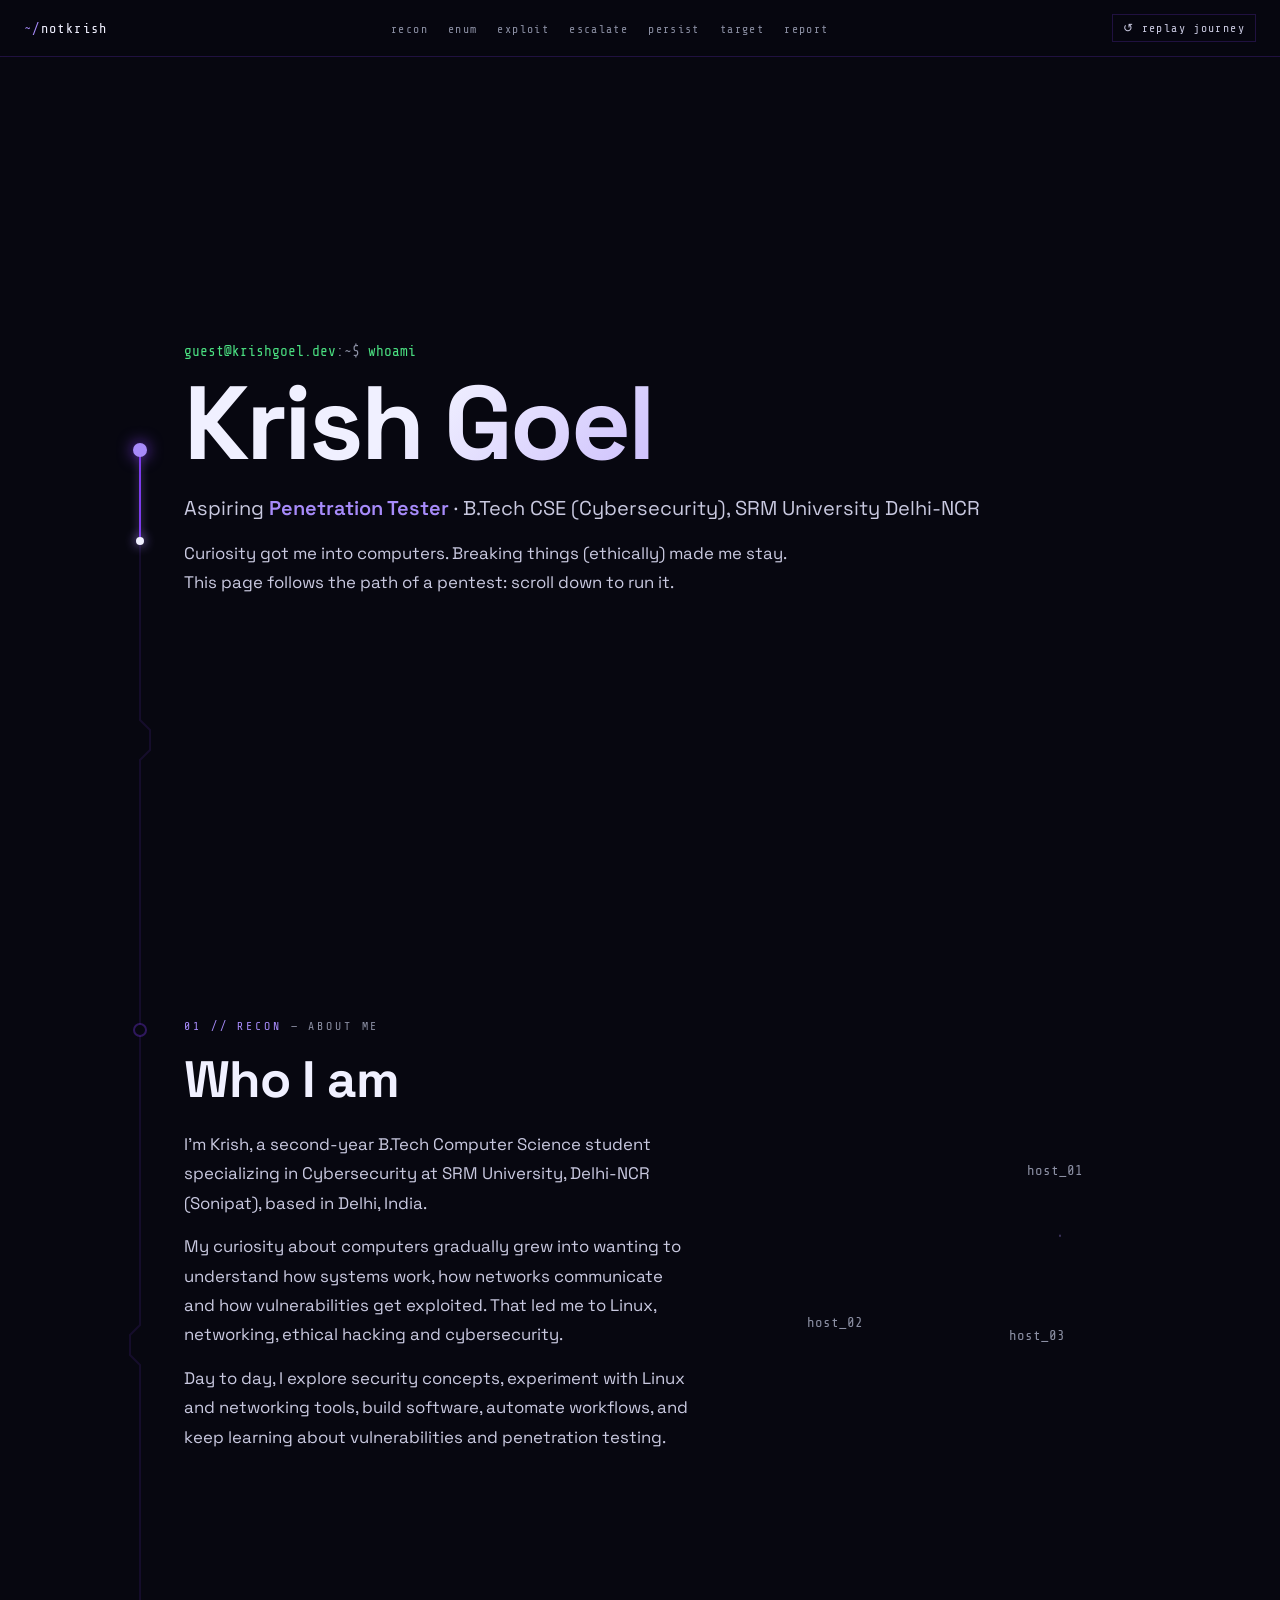
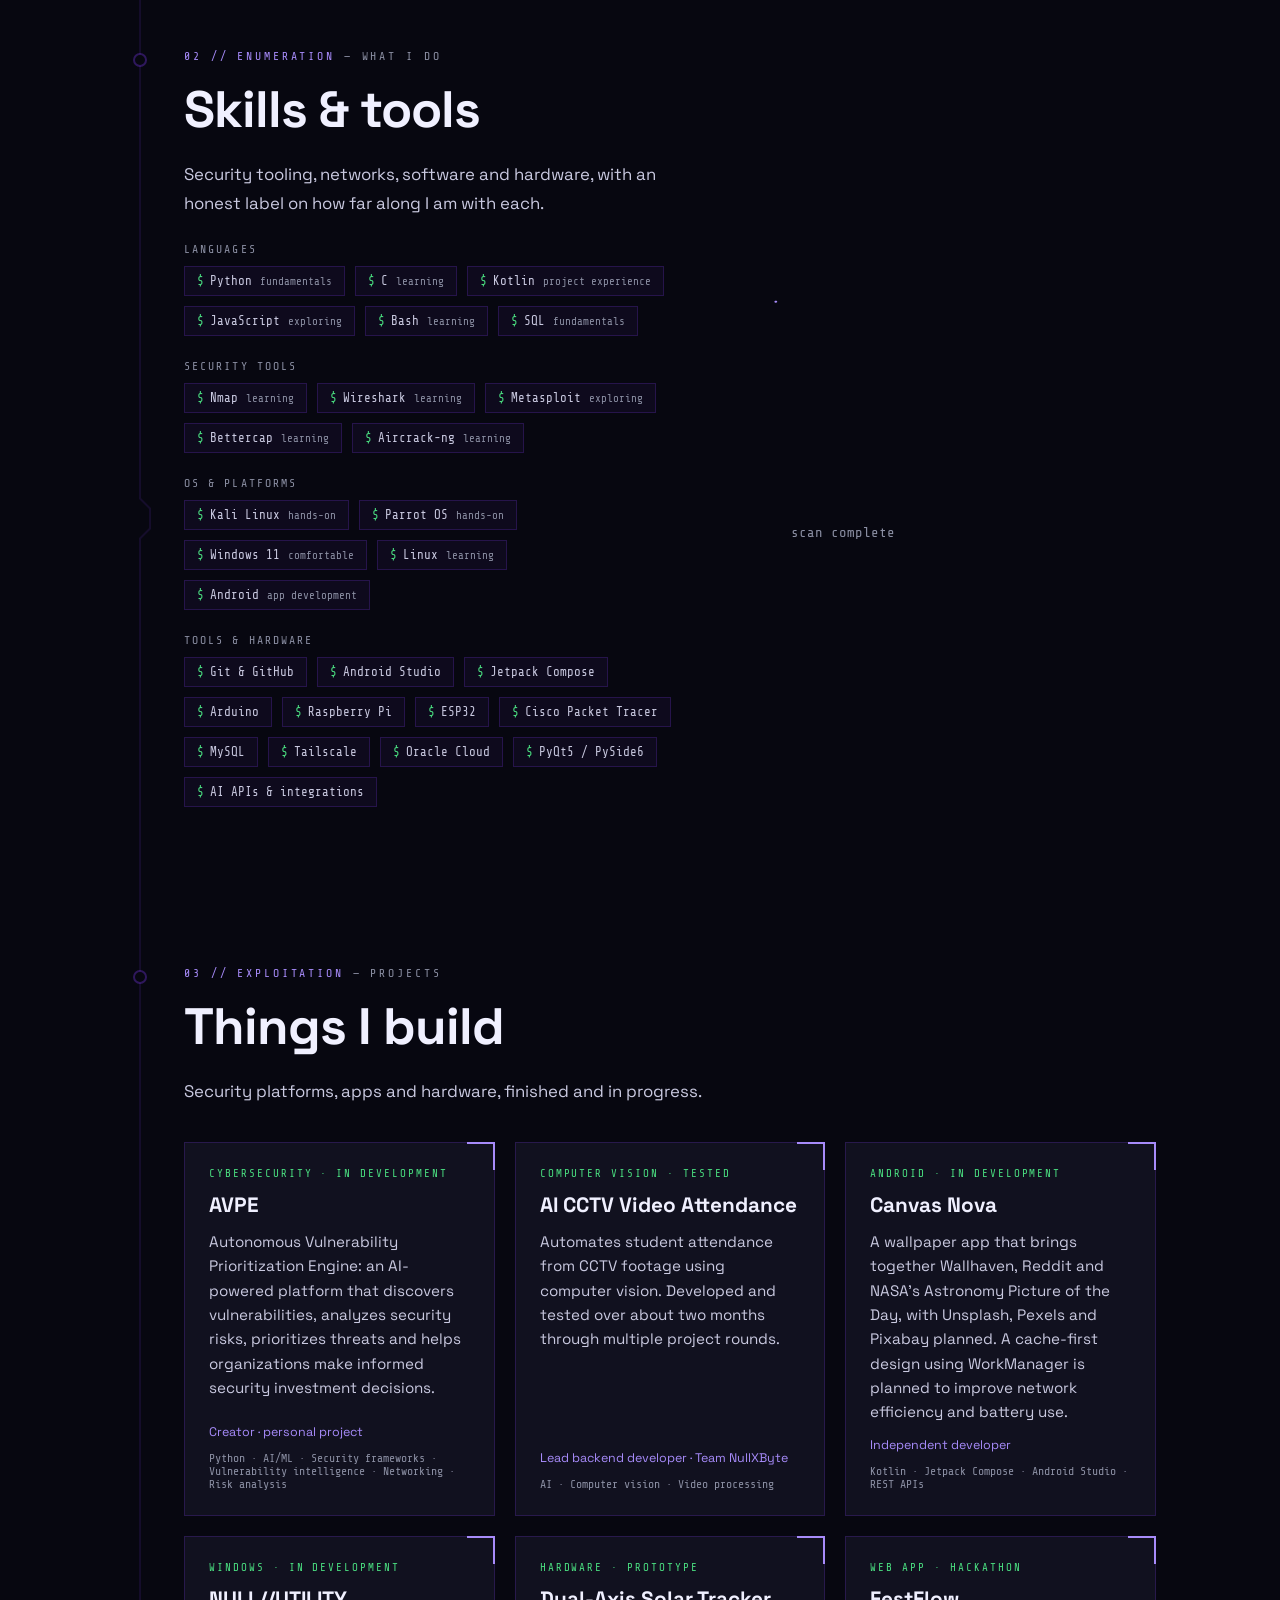
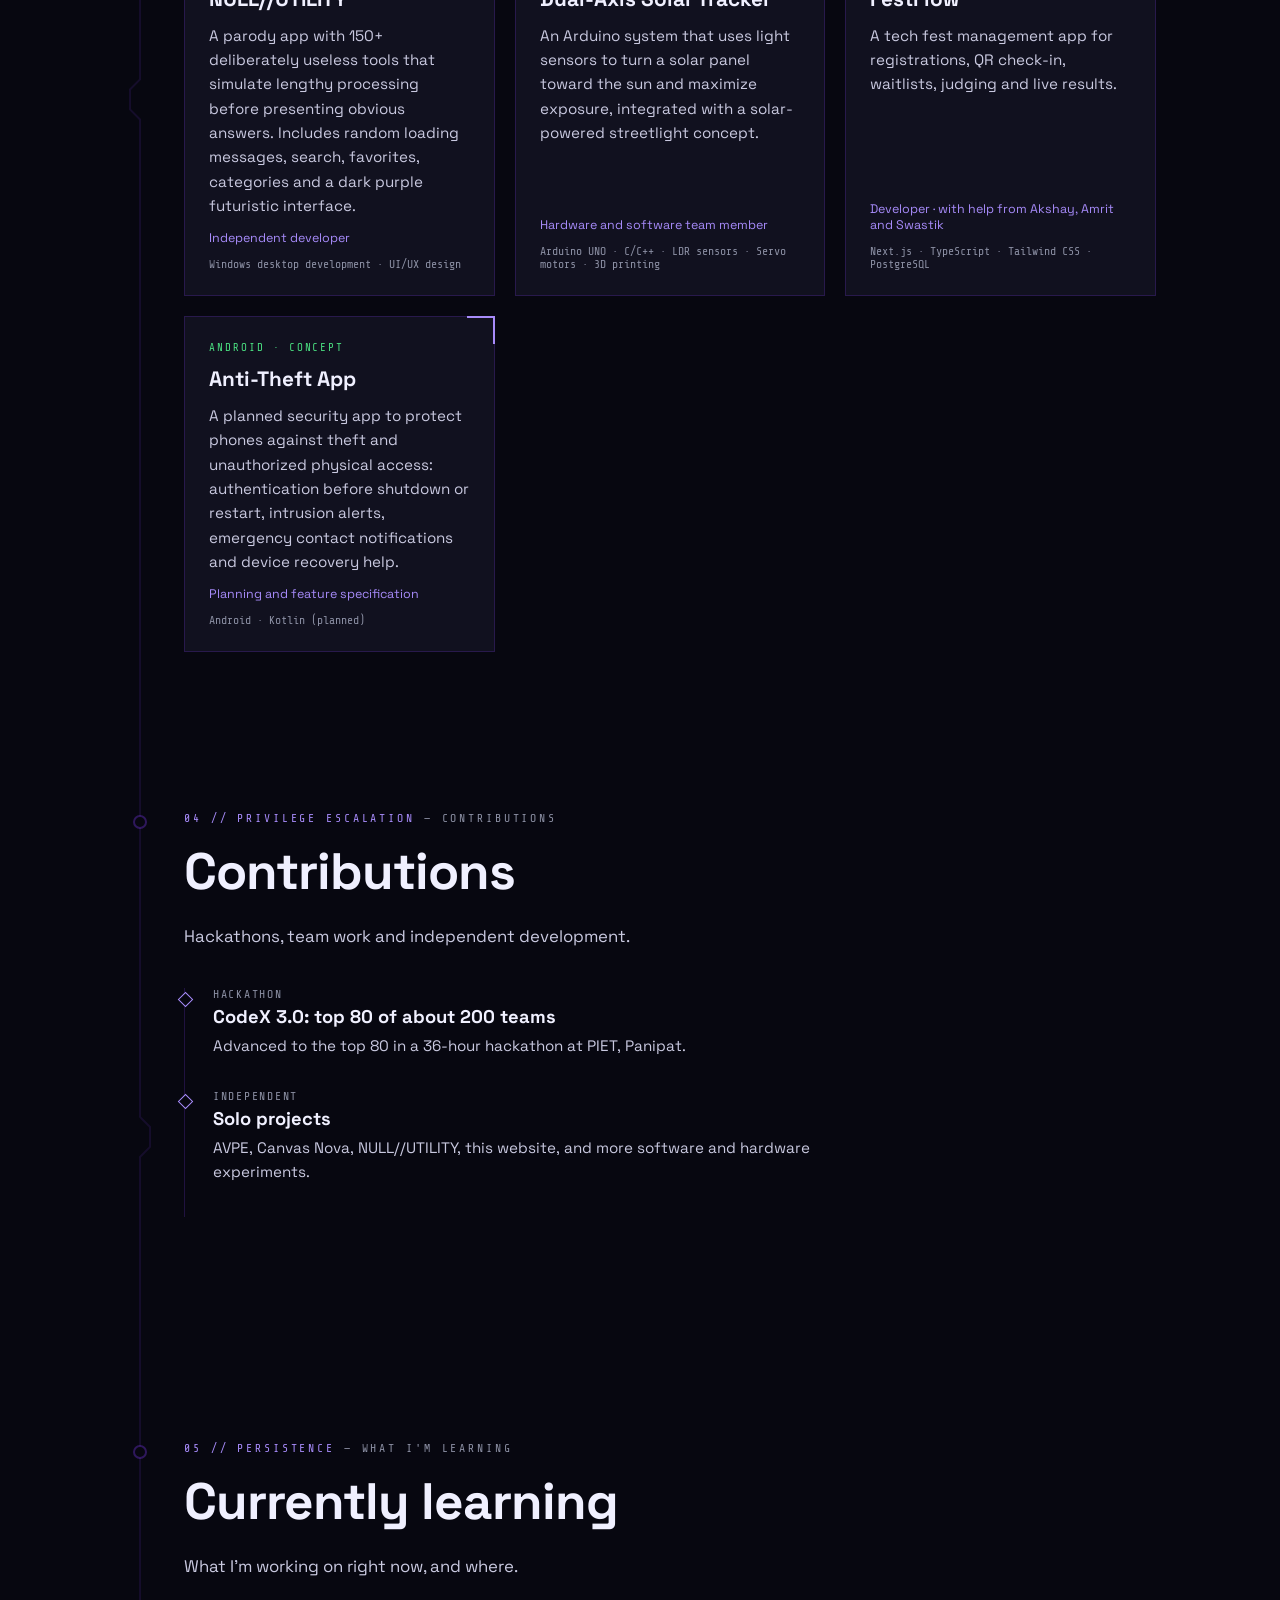
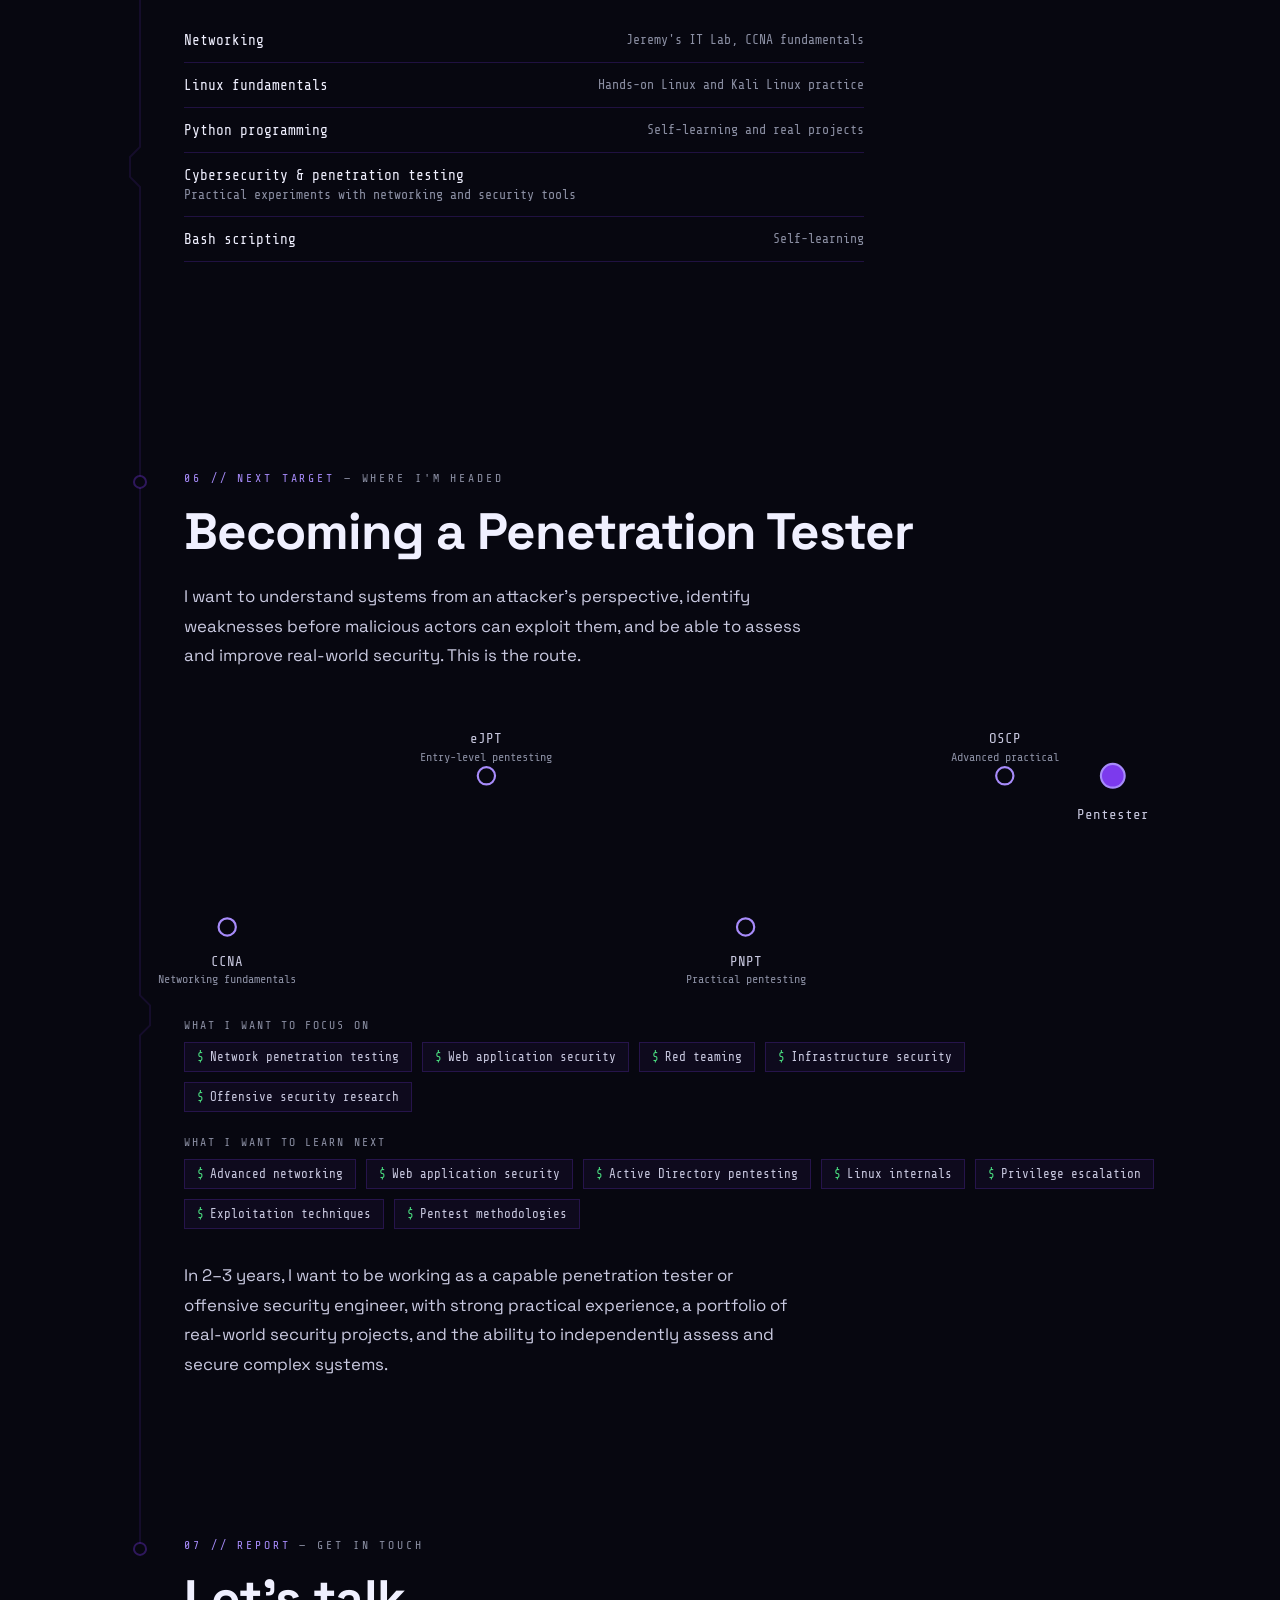
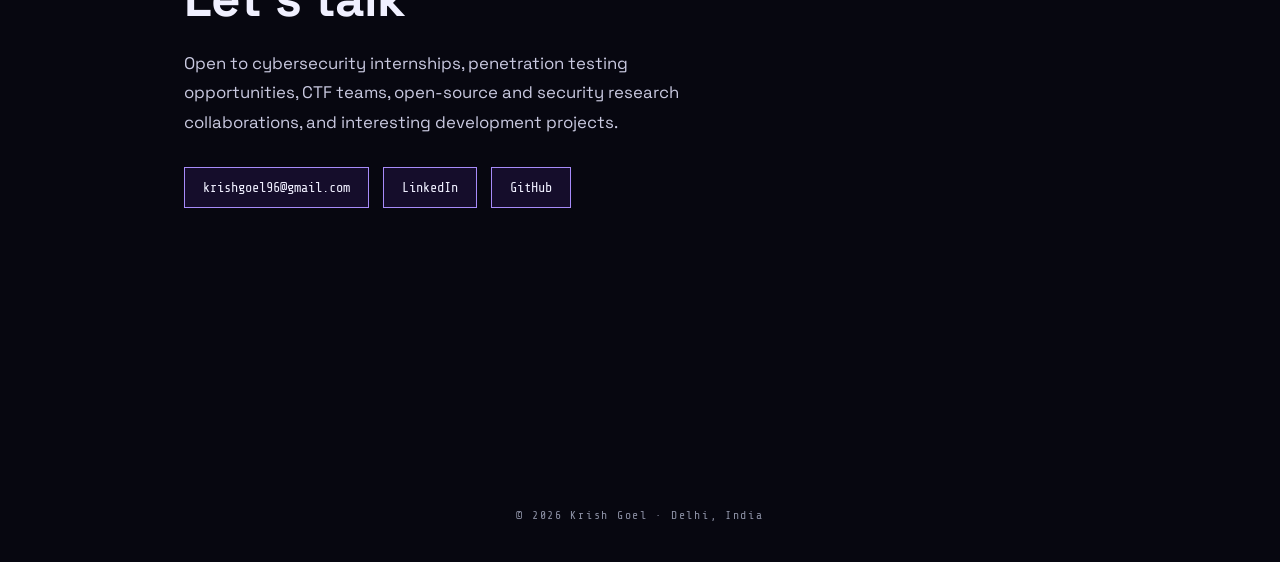
<file: dashboard.html>
<!DOCTYPE html>
<html lang="en">
<head>
<meta charset="UTF-8">
<meta name="viewport" content="width=device-width, initial-scale=1.0">
<title>Krish Goel — Dashboard</title>
<meta name="description" content="Krish Goel — aspiring penetration tester. Projects, contributions, and what I'm learning.">
<style>
  @import url('https://fonts.googleapis.com/css2?family=Share+Tech+Mono&family=Space+Grotesk:wght@400;500;600;700&display=swap');

  :root{
    --black:#070710;
    --deep:#0d0d1a;
    --card:#11111f;
    --line:rgba(124,58,237,0.22);
    --purple:#7c3aed;
    --purple-light:#a78bfa;
    --green:#4ade80;
    --white:#f0f0ff;
    --text:#c9c9e0;
    --muted:#8b8fa3;
    --mono:'Share Tech Mono', monospace;
    --display:'Space Grotesk', sans-serif;
  }

  *{ margin:0; padding:0; box-sizing:border-box; }
  html{ scroll-behavior:smooth; }

  body{
    background:var(--black);
    color:var(--white);
    font-family:var(--mono);
    overflow-x:hidden;
  }

  a{ color:var(--purple-light); }

  /* ===== NAV ===== */
  .nav{
    position: fixed;
    top: 0; left: 0; right: 0;
    z-index: 20;
    display:flex;
    justify-content: space-between;
    align-items:center;
    padding: 14px 24px;
    background: rgba(7,7,16,0.82);
    backdrop-filter: blur(8px);
    border-bottom: 1px solid var(--line);
  }
  .nav .journey{ color: var(--text); text-decoration:none; font-size:0.72rem; letter-spacing:0.12em; border:1px solid var(--line); padding:6px 10px; }
  .nav .journey:hover{ color: var(--white); border-color: var(--purple-light); }
  .nav .brand{ color: var(--white); text-decoration:none; letter-spacing:0.1em; font-size:0.85rem; }
  .nav .brand span{ color: var(--purple-light); }
  .nav ul{ list-style:none; display:flex; gap: 20px; }
  .nav ul a{ color: var(--muted); text-decoration:none; font-size: 0.72rem; letter-spacing:0.12em; }
  .nav ul a:hover, .nav ul a.active{ color: var(--purple-light); }

  /* ===== MAIN ===== */
  main{
    position: relative;
    z-index: 2;
    background: var(--black);
  }

  .wrap{
    position: relative;
    max-width: 1080px;
    margin: 0 auto;
    padding: 0 24px 0 84px;
  }

  /* the attack-path spine */
  .spine{
    position:absolute;
    top:0; left:0;
    width: 100%;
    height: 100%;
    pointer-events:none;
    overflow: visible;
  }
  .spine .track{ stroke: rgba(124,58,237,0.12); stroke-width: 2; fill:none; }
  .spine .trace{
    stroke: url(#traceGrad);
    stroke-width: 2;
    fill:none;
    filter: drop-shadow(0 0 4px rgba(167,139,250,0.7));
  }
  .spine .node{ fill: var(--black); stroke: rgba(124,58,237,0.35); stroke-width: 2; transition: all 0.4s ease; }
  .spine .node.lit{ fill: var(--purple-light); stroke: var(--purple-light); filter: drop-shadow(0 0 8px var(--purple)); }
  .spine .packet{ fill: var(--white); filter: drop-shadow(0 0 6px var(--purple-light)); }

  section{
    padding: 120px 0 40px;
    min-height: 70vh;
  }

  .phase{
    font-size: 0.72rem;
    letter-spacing: 0.25em;
    color: var(--purple-light);
    text-transform: uppercase;
    margin-bottom: 14px;
  }
  .phase b{ color: var(--muted); font-weight: normal; }

  h2{
    font-family: var(--display);
    font-size: clamp(2rem, 5vw, 3.2rem);
    font-weight: 700;
    letter-spacing: -0.02em;
    margin-bottom: 18px;
  }

  .lead{
    font-family: var(--display);
    color: var(--text);
    font-size: 1.05rem;
    line-height: 1.75;
    max-width: 620px;
  }

  .split{
    display:grid;
    grid-template-columns: 1.2fr 1fr;
    gap: 48px;
    align-items:center;
  }

  .art{ width:100%; max-width: 380px; justify-self:center; overflow: visible; }
  .art .d{ fill:none; stroke: var(--purple-light); stroke-width: 1.5; stroke-linecap: round; stroke-linejoin: round; }
  .art .d.dim{ stroke: rgba(167,139,250,0.35); }
  .art .d.g{ stroke: var(--green); }
  .art text{ font-family: var(--mono); fill: var(--muted); font-size: 11px; }

  .ph{ color: var(--muted); border-bottom: 1px dashed rgba(139,143,163,0.5); }

  /* hero */
  .hero{ min-height: 100vh; display:flex; align-items:center; padding-top: 80px; }
  .hero h1{
    font-family: var(--display);
    font-size: clamp(3rem, 10vw, 6.5rem);
    font-weight: 700;
    letter-spacing: -0.03em;
    line-height: 1;
    background: linear-gradient(135deg, var(--white) 30%, var(--purple-light));
    -webkit-background-clip: text;
    background-clip: text;
    color: transparent;
    margin: 12px 0 20px;
  }
  .prompt{ color: var(--green); font-size: 0.9rem; }
  .prompt span{ color: var(--muted); }
  .role{ font-family: var(--display); font-size: 1.25rem; color: var(--text); }
  .role strong{ color: var(--purple-light); font-weight:600; }

  /* chips */
  .chips{ display:flex; flex-wrap:wrap; gap: 10px; margin-top: 28px; }
  .chip{
    font-size: 0.78rem;
    padding: 7px 12px;
    border: 1px solid var(--line);
    background: rgba(124,58,237,0.06);
    color: var(--text);
  }
  .chip i{ font-style:normal; color: var(--green); margin-right:6px; }

  /* project cards */
  .cards{
    display:grid;
    grid-template-columns: repeat(auto-fill, minmax(280px, 1fr));
    gap: 20px;
    margin-top: 36px;
  }
  .card{
    position:relative;
    background: var(--card);
    border: 1px solid var(--line);
    padding: 24px;
    display:flex;
    flex-direction:column;
    gap: 12px;
    transition: border-color 0.3s ease, transform 0.3s ease;
  }
  .card:hover{ border-color: var(--purple-light); transform: translateY(-3px); }
  .card .tag{ font-size: 0.68rem; letter-spacing: 0.18em; color: var(--green); }
  .card h3{ font-family: var(--display); font-size: 1.3rem; }
  .card p{ font-family: var(--display); color: var(--text); font-size: 0.95rem; line-height: 1.6; flex:1; }
  .card .stack{ font-size: 0.72rem; color: var(--muted); }
  .card .links{ display:flex; gap: 16px; font-size: 0.8rem; }
  .card .corner{ position:absolute; top:-1px; right:-1px; width:28px; height:28px; }

  /* timeline */
  .timeline{ list-style:none; margin-top: 36px; border-left: 1px solid var(--line); }
  .timeline li{ position:relative; padding: 0 0 32px 28px; }
  .timeline li::before{
    content:''; position:absolute; left:-5px; top:6px;
    width:9px; height:9px; background: var(--black); border:1px solid var(--purple-light);
    transform: rotate(45deg);
  }
  .timeline .when{ font-size: 0.72rem; letter-spacing:0.15em; color: var(--muted); }
  .timeline h3{ font-family: var(--display); font-size: 1.15rem; margin: 4px 0 6px; }
  .timeline p{ font-family: var(--display); color: var(--text); line-height:1.6; font-size: 0.95rem; max-width: 600px; }

  /* learning bars */
  .bars{ margin-top: 36px; display:grid; gap: 22px; max-width: 640px; }
  .bar-head{ display:flex; justify-content:space-between; font-size: 0.82rem; margin-bottom: 8px; color: var(--text); }
  .bar-head span:last-child{ color: var(--muted); }
  .bar svg{ width:100%; height: 8px; display:block; }
  .bar .bg{ fill: rgba(124,58,237,0.12); }
  .bar .fg{ fill: url(#barGrad); }

  /* roadmap */
  .roadmap{ width:100%; margin-top: 40px; overflow:visible; }
  .roadmap .d{ fill:none; stroke: var(--purple-light); stroke-width: 2; stroke-linecap:round; }
  .roadmap .d.dim{ stroke: rgba(124,58,237,0.18); }
  .roadmap .stop{ fill: var(--black); stroke: var(--purple-light); stroke-width: 2; }
  .roadmap .stop.goal{ fill: var(--purple); }
  .roadmap text{ font-family: var(--mono); font-size: 13px; fill: var(--text); }
  .roadmap text.sub{ font-size: 11px; fill: var(--muted); }
  .roadmap-mobile{ display:none; }

  /* contact */
  .contact-links{ display:flex; flex-wrap:wrap; gap: 14px; margin-top: 30px; }
  .btn{
    font-family: var(--mono);
    font-size: 0.85rem;
    color: var(--white);
    text-decoration:none;
    padding: 12px 18px;
    border: 1px solid var(--purple-light);
    background: rgba(124,58,237,0.12);
    transition: background 0.3s ease;
  }
  .btn:hover{ background: rgba(124,58,237,0.3); }

  footer{
    text-align:center;
    padding: 60px 24px 40px;
    font-size: 0.72rem;
    letter-spacing: 0.15em;
    color: var(--muted);
  }

  /* reveal on scroll */
  .reveal{ opacity:0; transform: translateY(24px); transition: opacity 0.7s ease, transform 0.7s ease; }
  .reveal.in{ opacity:1; transform:none; }

  @media (max-width: 860px){
    .split{ grid-template-columns: 1fr; gap: 32px; }
    .art{ max-width: 300px; justify-self:start; }
    .nav ul{ display:none; }
  }

  @media (max-width: 640px){
    .icon-grid{ inset: 12% 6% 12% 6%; }
    .icon{ width: 52px; }
    .icon-box{ width: 40px; height: 40px; }
    .wrap{ padding: 0 16px 0 44px; }
    section{ padding-top: 90px; }
    .cards{ grid-template-columns: 1fr; }
    .roadmap{ display:none; }
    .roadmap-mobile{ display:block; }
  }

  @media (prefers-reduced-motion: reduce){
    html{ scroll-behavior:auto; }
    .reveal{ opacity:1; transform:none; transition:none; }
  }

  /* grouped skills + learning list */
  .skill-group{ margin-top: 24px; }
  .skill-group h3{ font-family: var(--mono); font-size: 0.72rem; font-weight: normal; letter-spacing: 0.18em; text-transform: uppercase; color: var(--muted); }
  .skill-group .chips{ margin-top: 10px; }
  .chip small{ color: var(--muted); font-size: 0.68rem; margin-left: 8px; }
  .learn{ list-style: none; margin-top: 36px; max-width: 680px; }
  .learn li{ display: flex; flex-wrap: wrap; justify-content: space-between; gap: 4px 20px; padding: 14px 0; border-bottom: 1px solid var(--line); font-size: 0.9rem; color: var(--white); }
  .learn li span{ color: var(--muted); font-size: 0.82rem; }
  .card .role{ font-size: 0.78rem; color: var(--purple-light); }
</style>
</head>
<body>

<!-- ===================== NAV ===================== -->
<nav class="nav">
  <a class="brand" href="#whoami"><span>~/</span>notkrish</a>
  <ul>
    <li><a href="#about">recon</a></li>
    <li><a href="#skills">enum</a></li>
    <li><a href="#projects">exploit</a></li>
    <li><a href="#contributions">escalate</a></li>
    <li><a href="#learning">persist</a></li>
    <li><a href="#goal">target</a></li>
    <li><a href="#contact">report</a></li>
  </ul>
  <a class="journey" href="index.html">&#8634; replay journey</a>
</nav>

<!-- ===================== MAIN ===================== -->
<!--
  HOW TO EDIT
  To add a project / contribution / skill, copy one existing block and change the text.
-->
<main id="main">
  <div class="wrap" id="wrap">

    <!-- the scroll-drawn attack path (built by JS) -->
    <svg class="spine" id="spine" aria-hidden="true">
      <defs>
        <linearGradient id="traceGrad" x1="0" y1="0" x2="0" y2="1">
          <stop offset="0" stop-color="#7c3aed"/>
          <stop offset="1" stop-color="#a78bfa"/>
        </linearGradient>
      </defs>
      <path class="track" id="spineTrack"/>
      <path class="trace" id="spineTrace"/>
      <g id="spineNodes"></g>
      <circle class="packet" id="packet" r="4"/>
    </svg>

    <!-- ===== HERO ===== -->
    <section class="hero" id="whoami" data-node>
      <div>
        <div class="prompt">guest@krishgoel.dev<span>:~$</span> whoami</div>
        <h1>Krish Goel</h1>
        <p class="role">Aspiring <strong>Penetration Tester</strong> · B.Tech CSE (Cybersecurity), SRM University Delhi-NCR</p>
        <p class="lead" style="margin-top:18px">Curiosity got me into computers. Breaking things (ethically) made me stay. This page follows the path of a pentest: scroll down to run it.</p>
      </div>
    </section>

    <!-- ===== 01 ABOUT / RECON ===== -->
    <section id="about" data-node>
      <div class="split">
        <div class="reveal">
          <div class="phase">01 // recon <b>— about me</b></div>
          <h2>Who I am</h2>
          <p class="lead">I'm Krish, a second-year B.Tech Computer Science student specializing in Cybersecurity at SRM University, Delhi-NCR (Sonipat), based in Delhi, India.</p>
          <p class="lead" style="margin-top:14px">My curiosity about computers gradually grew into wanting to understand how systems work, how networks communicate and how vulnerabilities get exploited. That led me to Linux, networking, ethical hacking and cybersecurity.</p>
          <p class="lead" style="margin-top:14px">Day to day, I explore security concepts, experiment with Linux and networking tools, build software, automate workflows, and keep learning about vulnerabilities and penetration testing.</p>
        </div>
        <!-- radar -->
        <svg class="art" viewBox="0 0 300 300" data-draw>
          <circle class="d dim" cx="150" cy="150" r="130"/>
          <circle class="d dim" cx="150" cy="150" r="90"/>
          <circle class="d dim" cx="150" cy="150" r="50"/>
          <path class="d dim" d="M20 150 H280 M150 20 V280"/>
          <path class="d" d="M150 150 L242 58"/>
          <path class="d" d="M242 58 A130 130 0 0 1 280 150"/>
          <circle class="d g" cx="205" cy="105" r="5"/>
          <circle class="d g" cx="95" cy="200" r="5"/>
          <circle class="d g" cx="190" cy="215" r="5"/>
          <text x="214" y="102">host_01</text>
          <text x="40" y="222">host_02</text>
          <text x="200" y="232">host_03</text>
        </svg>
      </div>
    </section>

    <!-- ===== 02 SKILLS / ENUMERATION ===== -->
    <section id="skills" data-node>
      <div class="split">
        <div class="reveal">
          <div class="phase">02 // enumeration <b>— what I do</b></div>
          <h2>Skills &amp; tools</h2>
          <p class="lead">Security tooling, networks, software and hardware, with an honest label on how far along I am with each.</p>
          <div class="skill-group">
            <h3>Languages</h3>
            <div class="chips">
              <span class="chip"><i>$</i>Python<small>fundamentals</small></span>
              <span class="chip"><i>$</i>C<small>learning</small></span>
              <span class="chip"><i>$</i>Kotlin<small>project experience</small></span>
              <span class="chip"><i>$</i>JavaScript<small>exploring</small></span>
              <span class="chip"><i>$</i>Bash<small>learning</small></span>
              <span class="chip"><i>$</i>SQL<small>fundamentals</small></span>
            </div>
          </div>
          <div class="skill-group">
            <h3>Security tools</h3>
            <div class="chips">
              <span class="chip"><i>$</i>Nmap<small>learning</small></span>
              <span class="chip"><i>$</i>Wireshark<small>learning</small></span>
              <span class="chip"><i>$</i>Metasploit<small>exploring</small></span>
              <span class="chip"><i>$</i>Bettercap<small>learning</small></span>
              <span class="chip"><i>$</i>Aircrack-ng<small>learning</small></span>
            </div>
          </div>
          <div class="skill-group">
            <h3>OS &amp; platforms</h3>
            <div class="chips">
              <span class="chip"><i>$</i>Kali Linux<small>hands-on</small></span>
              <span class="chip"><i>$</i>Parrot OS<small>hands-on</small></span>
              <span class="chip"><i>$</i>Windows 11<small>comfortable</small></span>
              <span class="chip"><i>$</i>Linux<small>learning</small></span>
              <span class="chip"><i>$</i>Android<small>app development</small></span>
            </div>
          </div>
          <div class="skill-group">
            <h3>Tools &amp; hardware</h3>
            <div class="chips">
              <span class="chip"><i>$</i>Git &amp; GitHub</span>
              <span class="chip"><i>$</i>Android Studio</span>
              <span class="chip"><i>$</i>Jetpack Compose</span>
              <span class="chip"><i>$</i>Arduino</span>
              <span class="chip"><i>$</i>Raspberry Pi</span>
              <span class="chip"><i>$</i>ESP32</span>
              <span class="chip"><i>$</i>Cisco Packet Tracer</span>
              <span class="chip"><i>$</i>MySQL</span>
              <span class="chip"><i>$</i>Tailscale</span>
              <span class="chip"><i>$</i>Oracle Cloud</span>
              <span class="chip"><i>$</i>PyQt5 / PySide6</span>
              <span class="chip"><i>$</i>AI APIs &amp; integrations</span>
            </div>
          </div>
        </div>
        <!-- terminal scan -->
        <svg class="art" viewBox="0 0 300 220" data-draw>
          <rect class="d" x="10" y="10" width="280" height="200" rx="6"/>
          <path class="d dim" d="M10 36 H290"/>
          <circle class="d dim" cx="26" cy="23" r="4"/>
          <circle class="d dim" cx="40" cy="23" r="4"/>
          <circle class="d dim" cx="54" cy="23" r="4"/>
          <path class="d g" d="M28 62 l8 6 l-8 6"/>
          <path class="d" d="M46 74 H150"/>
          <path class="d dim" d="M28 98 H120 M140 98 H200"/>
          <path class="d dim" d="M28 118 H100 M140 118 H230"/>
          <path class="d dim" d="M28 138 H110 M140 138 H180"/>
          <path class="d g" d="M28 166 H260"/>
          <text x="28" y="196">scan complete</text>
        </svg>
      </div>
    </section>

    <!-- ===== 03 PROJECTS / EXPLOITATION ===== -->
    <section id="projects" data-node>
      <div class="reveal">
        <div class="phase">03 // exploitation <b>— projects</b></div>
        <h2>Things I build</h2>
        <p class="lead">Security platforms, apps and hardware, finished and in progress.</p>
      </div>
      <div class="cards">
        <!-- ===== copy this whole <article> block to add a project ===== -->
        <article class="card reveal">
          <svg class="corner" viewBox="0 0 28 28"><path d="M0 1 H27 V28" fill="none" stroke="#a78bfa" stroke-width="2"/></svg>
          <div class="tag">CYBERSECURITY · IN DEVELOPMENT</div>
          <h3>AVPE</h3>
          <p>Autonomous Vulnerability Prioritization Engine: an AI-powered platform that discovers vulnerabilities, analyzes security risks, prioritizes threats and helps organizations make informed security investment decisions.</p>
          <div class="role">Creator · personal project</div>
          <div class="stack">Python · AI/ML · Security frameworks · Vulnerability intelligence · Networking · Risk analysis</div>
        </article>
        <article class="card reveal">
          <svg class="corner" viewBox="0 0 28 28"><path d="M0 1 H27 V28" fill="none" stroke="#a78bfa" stroke-width="2"/></svg>
          <div class="tag">COMPUTER VISION · TESTED</div>
          <h3>AI CCTV Video Attendance</h3>
          <p>Automates student attendance from CCTV footage using computer vision. Developed and tested over about two months through multiple project rounds.</p>
          <div class="role">Lead backend developer · Team NullXByte</div>
          <div class="stack">AI · Computer vision · Video processing</div>
        </article>
        <article class="card reveal">
          <svg class="corner" viewBox="0 0 28 28"><path d="M0 1 H27 V28" fill="none" stroke="#a78bfa" stroke-width="2"/></svg>
          <div class="tag">ANDROID · IN DEVELOPMENT</div>
          <h3>Canvas Nova</h3>
          <p>A wallpaper app that brings together Wallhaven, Reddit and NASA's Astronomy Picture of the Day, with Unsplash, Pexels and Pixabay planned. A cache-first design using WorkManager is planned to improve network efficiency and battery use.</p>
          <div class="role">Independent developer</div>
          <div class="stack">Kotlin · Jetpack Compose · Android Studio · REST APIs</div>
        </article>
        <article class="card reveal">
          <svg class="corner" viewBox="0 0 28 28"><path d="M0 1 H27 V28" fill="none" stroke="#a78bfa" stroke-width="2"/></svg>
          <div class="tag">WINDOWS · IN DEVELOPMENT</div>
          <h3>NULL//UTILITY</h3>
          <p>A parody app with 150+ deliberately useless tools that simulate lengthy processing before presenting obvious answers. Includes random loading messages, search, favorites, categories and a dark purple futuristic interface.</p>
          <div class="role">Independent developer</div>
          <div class="stack">Windows desktop development · UI/UX design</div>
        </article>
        <article class="card reveal">
          <svg class="corner" viewBox="0 0 28 28"><path d="M0 1 H27 V28" fill="none" stroke="#a78bfa" stroke-width="2"/></svg>
          <div class="tag">HARDWARE · PROTOTYPE</div>
          <h3>Dual-Axis Solar Tracker</h3>
          <p>An Arduino system that uses light sensors to turn a solar panel toward the sun and maximize exposure, integrated with a solar-powered streetlight concept.</p>
          <div class="role">Hardware and software team member</div>
          <div class="stack">Arduino UNO · C/C++ · LDR sensors · Servo motors · 3D printing</div>
        </article>
        <article class="card reveal">
          <svg class="corner" viewBox="0 0 28 28"><path d="M0 1 H27 V28" fill="none" stroke="#a78bfa" stroke-width="2"/></svg>
          <div class="tag">WEB APP · HACKATHON</div>
          <h3>FestFlow</h3>
          <p>A tech fest management app for registrations, QR check-in, waitlists, judging and live results.</p>
          <div class="role">Developer · with help from Akshay, Amrit and Swastik</div>
          <div class="stack">Next.js · TypeScript · Tailwind CSS · PostgreSQL</div>
        </article>
        <article class="card reveal">
          <svg class="corner" viewBox="0 0 28 28"><path d="M0 1 H27 V28" fill="none" stroke="#a78bfa" stroke-width="2"/></svg>
          <div class="tag">ANDROID · CONCEPT</div>
          <h3>Anti-Theft App</h3>
          <p>A planned security app to protect phones against theft and unauthorized physical access: authentication before shutdown or restart, intrusion alerts, emergency contact notifications and device recovery help.</p>
          <div class="role">Planning and feature specification</div>
          <div class="stack">Android · Kotlin (planned)</div>
        </article>
      </div>
    </section>

    <!-- ===== 04 CONTRIBUTIONS / PRIV-ESC ===== -->
    <section id="contributions" data-node>
      <div class="reveal">
        <div class="phase">04 // privilege escalation <b>— contributions</b></div>
        <h2>Contributions</h2>
        <p class="lead">Hackathons, team work and independent development.</p>
      </div>
      <ul class="timeline">
        <!-- copy an <li> to add more -->
        <li class="reveal">
          <div class="when">HACKATHON</div>
          <h3>CodeX 3.0: top 80 of about 200 teams</h3>
          <p>Advanced to the top 80 in a 36-hour hackathon at PIET, Panipat.</p>
        </li>
        <li class="reveal">
          <div class="when">INDEPENDENT</div>
          <h3>Solo projects</h3>
          <p>AVPE, Canvas Nova, NULL//UTILITY, this website, and more software and hardware experiments.</p>
        </li>
      </ul>
    </section>

    <!-- ===== 05 LEARNING / PERSISTENCE ===== -->
    <section id="learning" data-node>
      <div class="reveal">
        <div class="phase">05 // persistence <b>— what I'm learning</b></div>
        <h2>Currently learning</h2>
        <p class="lead">What I'm working on right now, and where.</p>
      </div>
      <ul class="learn">
        <!-- copy an <li> to add more -->
        <li class="reveal">Networking<span>Jeremy's IT Lab, CCNA fundamentals</span></li>
        <li class="reveal">Linux fundamentals<span>Hands-on Linux and Kali Linux practice</span></li>
        <li class="reveal">Python programming<span>Self-learning and real projects</span></li>
        <li class="reveal">Cybersecurity &amp; penetration testing<span>Practical experiments with networking and security tools</span></li>
        <li class="reveal">Bash scripting<span>Self-learning</span></li>
      </ul>
    </section>

    <!-- ===== 06 GOAL / NEXT TARGET ===== -->
    <section id="goal" data-node>
      <div class="reveal">
        <div class="phase">06 // next target <b>— where I'm headed</b></div>
        <h2>Becoming a Penetration Tester</h2>
        <p class="lead">I want to understand systems from an attacker's perspective, identify weaknesses before malicious actors can exploit them, and be able to assess and improve real-world security. This is the route.</p>
      </div>

      <!-- desktop roadmap -->
      <svg class="roadmap" viewBox="0 0 900 260" data-draw>
        <path class="d dim" d="M40 200 C 160 200, 160 60, 280 60 S 400 200, 520 200 S 640 60, 760 60 L 860 60"/>
        <path class="d" d="M40 200 C 160 200, 160 60, 280 60 S 400 200, 520 200 S 640 60, 760 60 L 860 60"/>
        <circle class="stop" cx="40" cy="200" r="8"/>
        <circle class="stop" cx="280" cy="60" r="8"/>
        <circle class="stop" cx="520" cy="200" r="8"/>
        <circle class="stop" cx="760" cy="60" r="8"/>
        <circle class="stop goal" cx="860" cy="60" r="11"/>
        <text x="40" y="236" text-anchor="middle">CCNA</text>
        <text x="40" y="252" text-anchor="middle" class="sub">Networking fundamentals</text>
        <text x="280" y="30" text-anchor="middle">eJPT</text>
        <text x="280" y="46" text-anchor="middle" class="sub">Entry-level pentesting</text>
        <text x="520" y="236" text-anchor="middle">PNPT</text>
        <text x="520" y="252" text-anchor="middle" class="sub">Practical pentesting</text>
        <text x="760" y="30" text-anchor="middle">OSCP</text>
        <text x="760" y="46" text-anchor="middle" class="sub">Advanced practical</text>
        <text x="860" y="100" text-anchor="middle" fill="#a78bfa">Pentester</text>
      </svg>

      <!-- mobile roadmap -->
      <ul class="timeline roadmap-mobile">
        <li class="reveal"><div class="when">STOP 1</div><h3>CCNA</h3><p>Networking fundamentals</p></li>
        <li class="reveal"><div class="when">STOP 2</div><h3>eJPT</h3><p>Entry-level penetration testing</p></li>
        <li class="reveal"><div class="when">STOP 3</div><h3>PNPT</h3><p>Practical penetration testing</p></li>
        <li class="reveal"><div class="when">STOP 4</div><h3>OSCP</h3><p>Advanced practical penetration testing</p></li>
        <li class="reveal"><div class="when">TARGET</div><h3>Penetration Tester</h3></li>
      </ul>

      <div class="skill-group reveal"><h3>What I want to focus on</h3>
        <div class="chips reveal"><span class="chip"><i>$</i>Network penetration testing</span><span class="chip"><i>$</i>Web application security</span><span class="chip"><i>$</i>Red teaming</span><span class="chip"><i>$</i>Infrastructure security</span><span class="chip"><i>$</i>Offensive security research</span></div>
      </div>
      <div class="skill-group reveal"><h3>What I want to learn next</h3>
        <div class="chips reveal"><span class="chip"><i>$</i>Advanced networking</span><span class="chip"><i>$</i>Web application security</span><span class="chip"><i>$</i>Active Directory pentesting</span><span class="chip"><i>$</i>Linux internals</span><span class="chip"><i>$</i>Privilege escalation</span><span class="chip"><i>$</i>Exploitation techniques</span><span class="chip"><i>$</i>Pentest methodologies</span></div>
      </div>
      <p class="lead reveal" style="margin-top:32px">In 2–3 years, I want to be working as a capable penetration tester or offensive security engineer, with strong practical experience, a portfolio of real-world security projects, and the ability to independently assess and secure complex systems.</p>
    </section>

    <!-- ===== 07 CONTACT / REPORT ===== -->
    <section id="contact" data-node>
      <div class="split">
        <div class="reveal">
          <div class="phase">07 // report <b>— get in touch</b></div>
          <h2>Let's talk</h2>
          <p class="lead">Open to cybersecurity internships, penetration testing opportunities, CTF teams, open-source and security research collaborations, and interesting development projects.</p>
          <div class="contact-links">
            <a class="btn" href="mailto:krishgoel96@gmail.com">krishgoel96@gmail.com</a>
            <a class="btn" href="https://www.linkedin.com/in/krishgoel96/">LinkedIn</a>
            <a class="btn" href="https://github.com/notKrish96">GitHub</a>
          </div>
        </div>
        <!-- padlock -->
        <svg class="art" viewBox="0 0 200 220" data-draw style="max-width:220px">
          <path class="d" d="M60 100 V70 a40 40 0 0 1 80 0 V100"/>
          <rect class="d" x="35" y="100" width="130" height="100" rx="8"/>
          <circle class="d g" cx="100" cy="140" r="12"/>
          <path class="d g" d="M100 152 V176"/>
        </svg>
      </div>
    </section>

  </div>
  <footer>© <span id="year"></span> Krish Goel · Delhi, India</footer>
</main>

<script>
function clamp(v){ return Math.min(Math.max(v, 0), 1); }
document.getElementById('year').textContent = new Date().getFullYear();

/* ===================== SVG SCROLL ===================== */
const reduceMotion = window.matchMedia('(prefers-reduced-motion: reduce)').matches;
const wrap = document.getElementById('wrap');
const spine = document.getElementById('spine');
const spineTrack = document.getElementById('spineTrack');
const spineTrace = document.getElementById('spineTrace');
const spineNodes = document.getElementById('spineNodes');
const packet = document.getElementById('packet');
const sections = [...document.querySelectorAll('[data-node]')];
const navLinks = [...document.querySelectorAll('.nav ul a')];
let spineLen = 0;
let nodeYs = [];

// build the attack path: a vertical trace with a small circuit jog before each node
function buildSpine(){
  const x = window.innerWidth <= 640 ? 18 : 40;
  const h = wrap.offsetHeight;
  spine.setAttribute('viewBox', `0 0 ${wrap.offsetWidth} ${h}`);
  nodeYs = sections.map(s => s.offsetTop + (s.classList.contains('hero') ? s.offsetHeight/2 : 130));

  let d = `M${x} ${nodeYs[0]}`;
  for(let i = 1; i < nodeYs.length; i++){
    const y = nodeYs[i];
    const mid = (nodeYs[i-1] + y) / 2;
    const jog = (i % 2 ? 10 : -10);
    d += ` V${mid - 20} L${x + jog} ${mid - 10} V${mid + 10} L${x} ${mid + 20} V${y}`;
  }
  spineTrack.setAttribute('d', d);
  spineTrace.setAttribute('d', d);
  spineLen = spineTrace.getTotalLength();
  spineTrace.style.strokeDasharray = spineLen;

  spineNodes.innerHTML = nodeYs.map(y => `<circle class="node" cx="${x}" cy="${y}" r="6"/>`).join('');
}

// each [data-draw] svg sketches itself in as it crosses the viewport
const drawSets = [...document.querySelectorAll('[data-draw]')].map(svg => {
  const els = [...svg.querySelectorAll('.d')].map(el => {
    const len = el.getTotalLength();
    el.style.strokeDasharray = len;
    el.style.strokeDashoffset = reduceMotion ? 0 : len;
    return { el, len };
  });
  return { svg, els };
});

const bars = [...document.querySelectorAll('.bar')];

function updateSvg(){
  const vh = window.innerHeight;
  const wrapTop = wrap.getBoundingClientRect().top + window.scrollY;

  // spine: the trace head follows a point 60% down the viewport
  const headY = window.scrollY + vh * 0.6 - wrapTop;
  let t = 0;
  if(nodeYs.length){
    t = clamp((headY - nodeYs[0]) / (nodeYs[nodeYs.length-1] - nodeYs[0]));
  }
  const drawn = reduceMotion ? spineLen : spineLen * t;
  spineTrace.style.strokeDashoffset = spineLen - drawn;
  const pt = spineTrace.getPointAtLength(Math.max(drawn, 0.01));
  packet.setAttribute('cx', pt.x);
  packet.setAttribute('cy', pt.y);
  packet.style.opacity = t > 0 && t < 1 ? 1 : 0;

  let active = -1;
  [...spineNodes.children].forEach((n, i) => {
    const lit = reduceMotion || headY >= nodeYs[i] - 1;
    n.classList.toggle('lit', lit);
    if(lit) active = i;
  });
  navLinks.forEach(a => a.classList.toggle('active', sections[active] && a.getAttribute('href') === '#' + sections[active].id));

  if(reduceMotion) return;

  drawSets.forEach(({ svg, els }) => {
    const r = svg.getBoundingClientRect();
    const p = clamp((vh - r.top) / (vh * 0.55 + r.height * 0.4));
    els.forEach(({ el, len }, i) => {
      // stagger: each stroke starts a little after the previous one
      const start = i / els.length * 0.5;
      const local = clamp((p - start) / 0.5);
      el.style.strokeDashoffset = len * (1 - local);
    });
  });

  bars.forEach(bar => {
    const r = bar.getBoundingClientRect();
    const p = clamp((vh * 0.9 - r.top) / (vh * 0.35));
    bar.querySelector('.fg').setAttribute('width', (+bar.dataset.value || 0) * p);
  });
}

if(reduceMotion){
  bars.forEach(bar => bar.querySelector('.fg').setAttribute('width', +bar.dataset.value || 0));
}

const io = new IntersectionObserver(entries => {
  entries.forEach(e => { if(e.isIntersecting){ e.target.classList.add('in'); io.unobserve(e.target); } });
}, { threshold: 0.15 });
document.querySelectorAll('.reveal').forEach(el => io.observe(el));

let ticking = false;
function onScroll(){
  if(ticking) return;
  ticking = true;
  requestAnimationFrame(() => { updateSvg(); ticking = false; });
}

window.addEventListener('scroll', onScroll, { passive: true });
window.addEventListener('resize', () => { buildSpine(); onScroll(); });
window.addEventListener('load', () => { buildSpine(); onScroll(); });
document.fonts && document.fonts.ready.then(() => { buildSpine(); onScroll(); });
buildSpine();
updateSvg();
</script>

</body>
</html>
</file>
